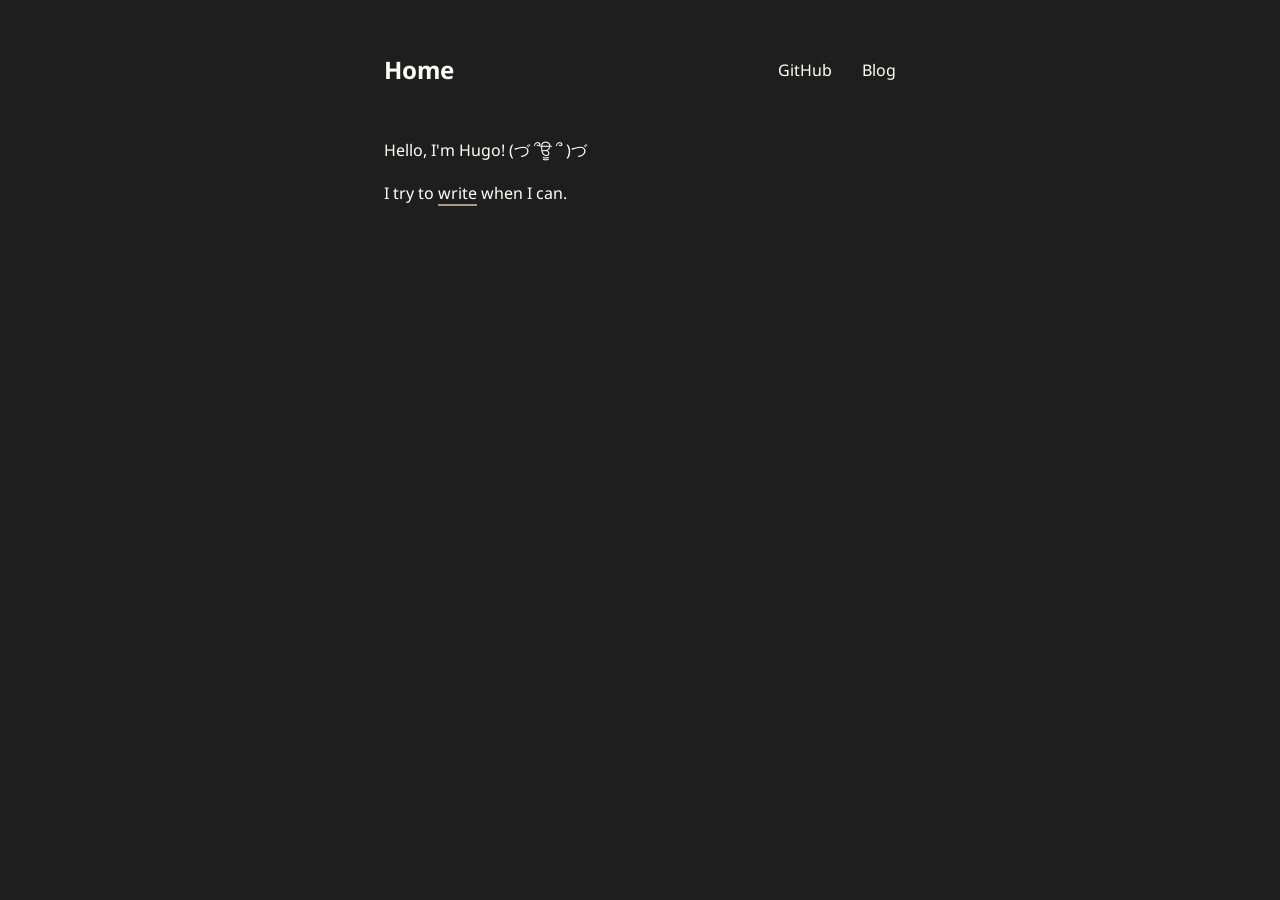
<file: index.html>
<!DOCTYPE html>
<html lang="en">

<head>
  <meta charset="utf-8">
  <title>Hugo Lee</title>
  <link rel="preconnect" href="https://fonts.googleapis.com">
  <!-- <link rel="preconnect" href="https://fonts.gstatic.com" crossorigin> -->
  <link href="https://fonts.googleapis.com/css2?family=Noto+Sans:ital,wght@0,100..900;1,100..900&display=swap"
    rel="stylesheet">
  <link rel="stylesheet" href="https://huwyle.github.io/me/style.css">
</head>

<body>
  <header>
    <h1><a href="https://huwyle.github.io/me">Home</a></h1>
    <nav>
      <a href="https://github.com/huwyle">GitHub</a>
      <a href="https://huwyle.github.io/me/blog">Blog</a>
    </nav>
  </header>

  <main>
    
<p>Hello, I'm Hugo! (づ ՞ਊ ՞ )づ</p>
<p>I try to <a href="https://huwyle.github.io/me/blog/">write</a> when I can.</p>


  </main>

  <footer>
  </footer>

  <script>
    document.addEventListener('DOMContentLoaded', () => {
      const container = document.getElementById('sidenotes');
      const markers = document.querySelectorAll('.sn-marker');
      console.log(markers);

      markers.forEach(marker => {
        const id = marker.dataset.snId;
        const text = marker.dataset.snText;
        console.log(marker.dataset);

        const sidenote = document.createElement('div');
        sidenote.className = 'sn-content';
        // sidenote.id = `sn-${id}`;
        sidenote.innerHTML = `<sup style="margin-right: 6px;">${id}.</sup>${text}`;

        marker.insertAdjacentElement('afterend', sidenote);
      });
    });
  </script>

  
</body>

</html>
</file>
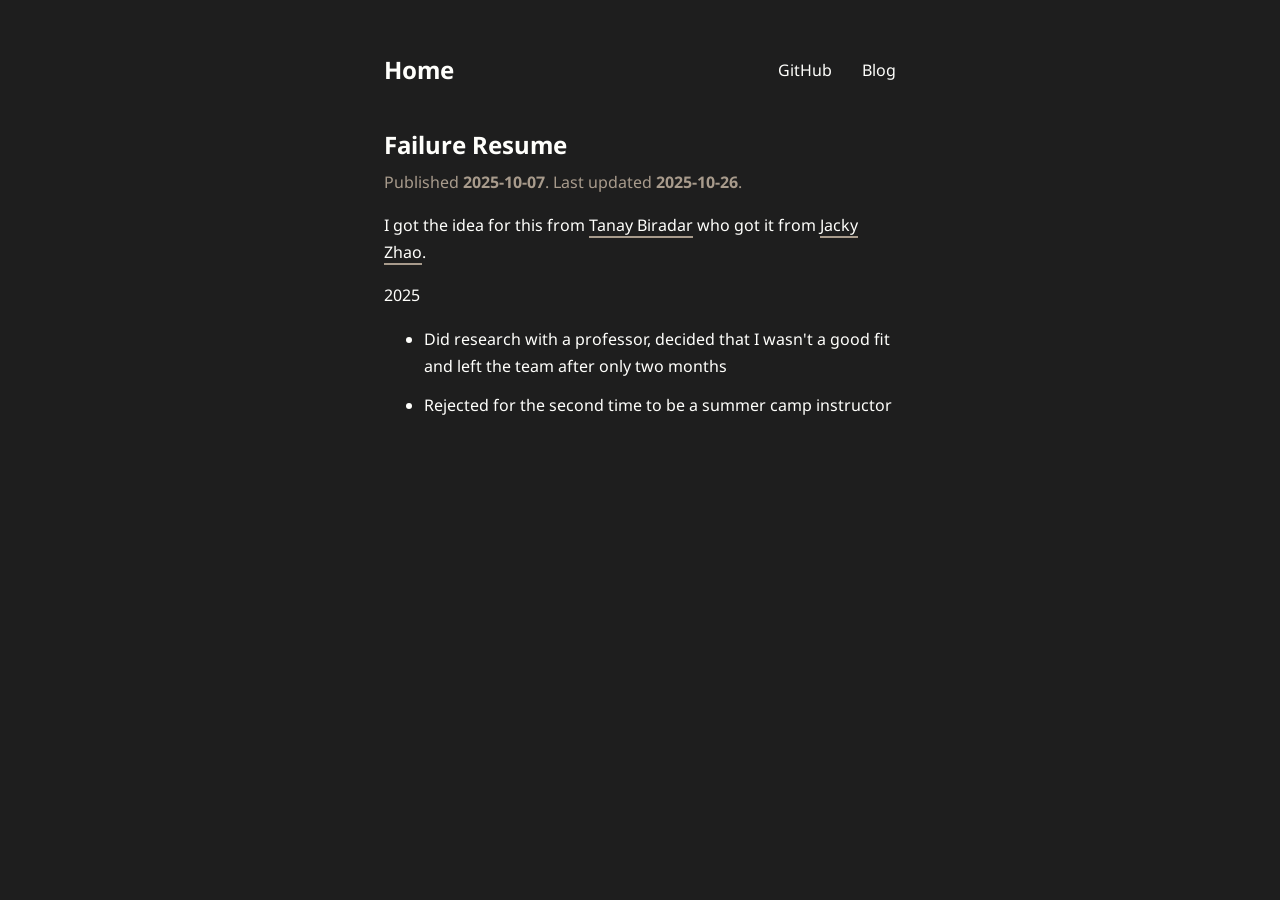
<file: failure-resume/index.html>
<!DOCTYPE html>
<html lang="en">

<head>
  <meta charset="utf-8">
  <title>Hugo Lee</title>
  <link rel="preconnect" href="https://fonts.googleapis.com">
  <!-- <link rel="preconnect" href="https://fonts.gstatic.com" crossorigin> -->
  <link href="https://fonts.googleapis.com/css2?family=Noto+Sans:ital,wght@0,100..900;1,100..900&display=swap"
    rel="stylesheet">
  <link rel="stylesheet" href="https://huwyle.github.io/me/style.css">
</head>

<body>
  <header>
    <h1><a href="https://huwyle.github.io/me">Home</a></h1>
    <nav>
      <a href="https://github.com/huwyle">GitHub</a>
      <a href="https://huwyle.github.io/me/blog">Blog</a>
    </nav>
  </header>

  <main>
    
<h1 class="title">
  Failure Resume
</h1>
<p class="subtitle">
  Published <strong>2025-10-07</strong>.
  Last updated <strong>2025-10-26</strong>.
</p>
<p>I got the idea for this from <a rel="external" href="https://tanaybiradar.com/blog/failure-resume/">Tanay Biradar</a> who got it from <a rel="external" href="https://jzhao.xyz/posts/a-failure-resume">Jacky Zhao</a>.</p>
<p>2025</p>
<ul>
<li>Did research with a professor, decided that I wasn't a good fit and left the team after only two months</li>
<li>Rejected for the second time to be a summer camp instructor</li>
</ul>


  </main>

  <footer>
  </footer>

  <script>
    document.addEventListener('DOMContentLoaded', () => {
      const container = document.getElementById('sidenotes');
      const markers = document.querySelectorAll('.sn-marker');
      console.log(markers);

      markers.forEach(marker => {
        const id = marker.dataset.snId;
        const text = marker.dataset.snText;
        console.log(marker.dataset);

        const sidenote = document.createElement('div');
        sidenote.className = 'sn-content';
        // sidenote.id = `sn-${id}`;
        sidenote.innerHTML = `<sup style="margin-right: 6px;">${id}.</sup>${text}`;

        marker.insertAdjacentElement('afterend', sidenote);
      });
    });
  </script>

  
</body>

</html>
</file>
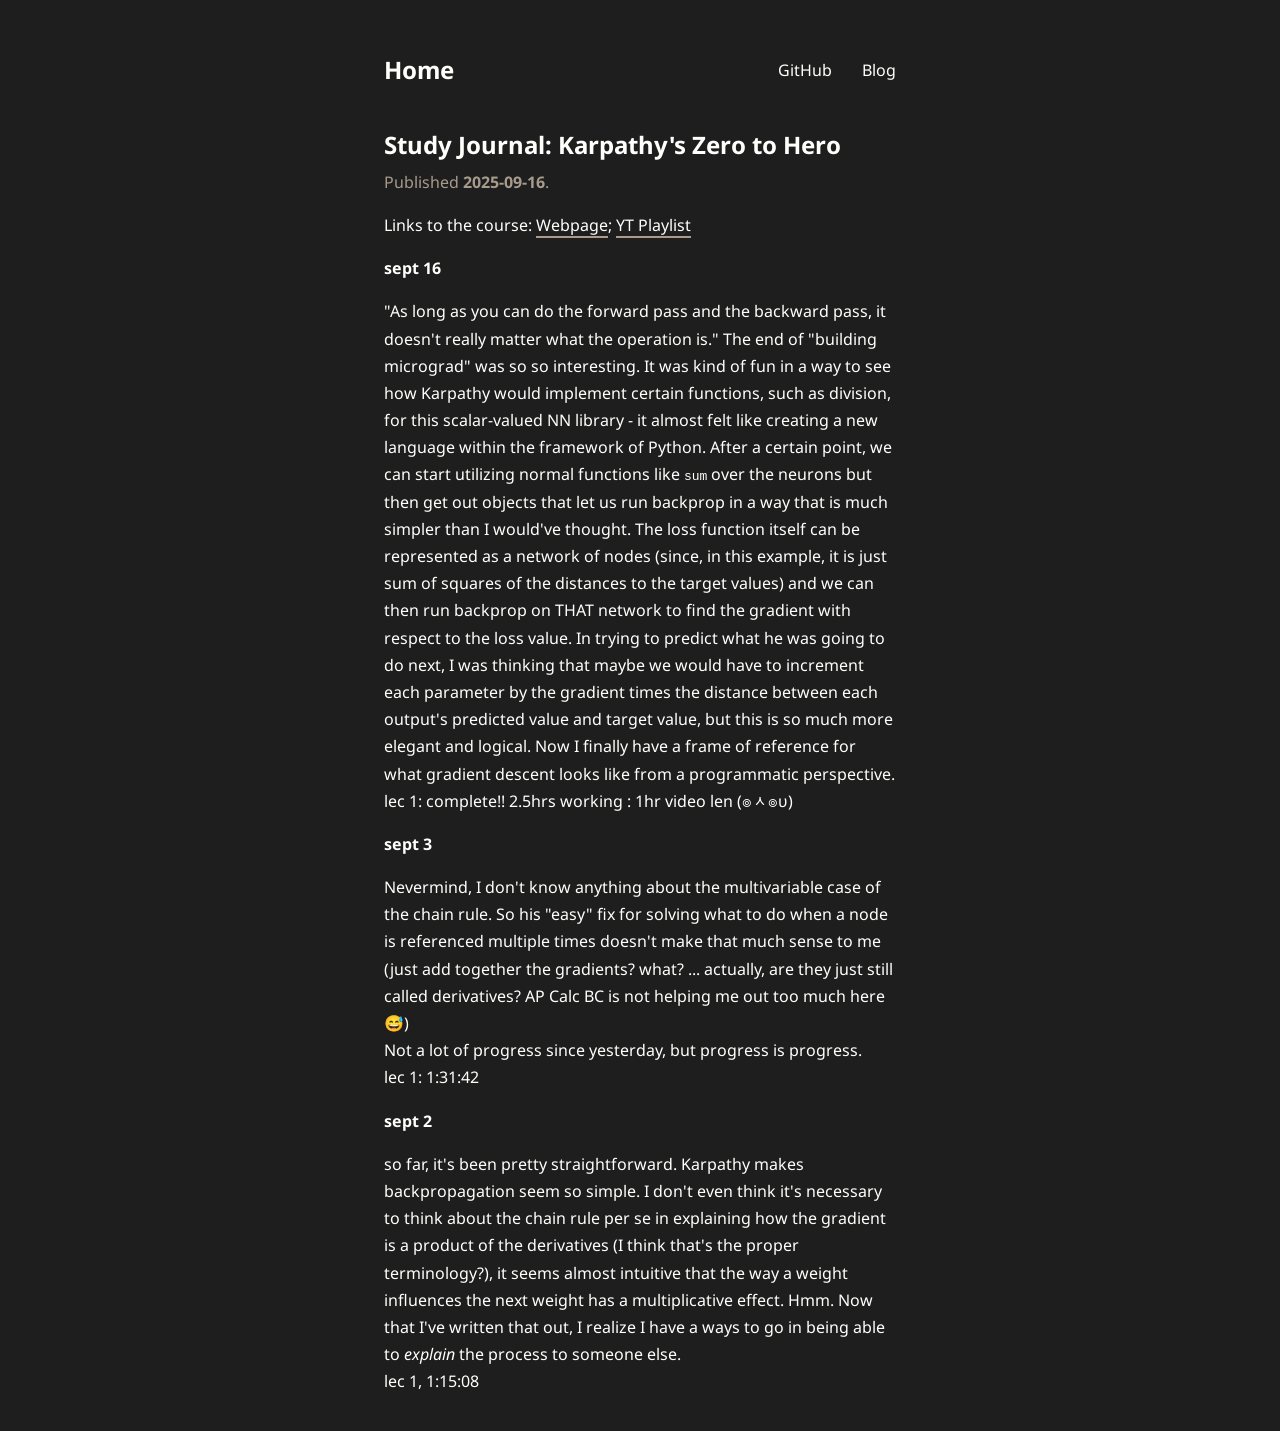
<file: blog/karpathy-zero-to-hero/index.html>
<!DOCTYPE html>
<html lang="en">

<head>
  <meta charset="utf-8">
  <title>Hugo Lee</title>
  <link rel="preconnect" href="https://fonts.googleapis.com">
  <!-- <link rel="preconnect" href="https://fonts.gstatic.com" crossorigin> -->
  <link href="https://fonts.googleapis.com/css2?family=Noto+Sans:ital,wght@0,100..900;1,100..900&display=swap"
    rel="stylesheet">
  <link rel="stylesheet" href="https://huwyle.github.io/me/style.css">
</head>

<body>
  <header>
    <h1><a href="https://huwyle.github.io/me">Home</a></h1>
    <nav>
      <a href="https://github.com/huwyle">GitHub</a>
      <a href="https://huwyle.github.io/me/blog">Blog</a>
    </nav>
  </header>

  <main>
    
<h1 class="title">
  Study Journal: Karpathy&#39;s Zero to Hero
</h1>
<p class="subtitle">
  Published <strong>2025-09-16</strong>.
  
</p>
<p>Links to the course:
<a rel="external" href="https://karpathy.ai/zero-to-hero.html">Webpage</a>;
<a rel="external" href="https://www.youtube.com/playlist?list=PLAqhIrjkxbuWI23v9cThsA9GvCAUhRvKZ">YT Playlist</a></p>
<h3 id="sept-16">sept 16</h3>
<p>"As long as you can do the forward pass and the backward pass, it doesn't really matter what the operation is."
The end of "building micrograd" was so so interesting. It was kind of fun in a way to see how Karpathy would implement certain functions, such as division, for this scalar-valued NN library - it almost felt like creating a new language within the framework of Python. After a certain point, we can start utilizing normal functions like <code>sum</code> over the neurons but then get out objects that let us run backprop in a way that is much simpler than I would've thought. The loss function itself can be represented as a network of nodes (since, in this example, it is just sum of squares of the distances to the target values) and we can then run backprop on THAT network to find the gradient with respect to the loss value. In trying to predict what he was going to do next, I was thinking that maybe we would have to increment each parameter by the gradient times the distance between each output's predicted value and target value, but this is so much more elegant and logical. Now I finally have a frame of reference for what gradient descent looks like from a programmatic perspective. <br />
lec 1: complete!!
2.5hrs working : 1hr video len
(๏ᆺ๏υ)</p>
<h3 id="sept-3">sept 3</h3>
<p>Nevermind, I don't know anything about the multivariable case of the chain rule. So his "easy" fix for solving what to do when a node is referenced multiple times doesn't make that much sense to me (just add together the gradients? what? ... actually, are they just still called derivatives? AP Calc BC is not helping me out too much here 😅) <br />
Not a lot of progress since yesterday, but progress is progress. <br />
lec 1: 1:31:42</p>
<h3 id="sept-2">sept 2</h3>
<p>so far, it's been pretty straightforward. Karpathy makes backpropagation seem so simple. I don't even think it's necessary to think about the chain rule per se in explaining how the gradient is a product of the derivatives (I think that's the proper terminology?), it seems almost intuitive that the way a weight influences the next weight has a multiplicative effect. Hmm. Now that I've written that out, I realize I have a ways to go in being able to <em>explain</em> the process to someone else. <br />
lec 1, 1:15:08</p>


  </main>

  <footer>
  </footer>

  <script>
    document.addEventListener('DOMContentLoaded', () => {
      const container = document.getElementById('sidenotes');
      const markers = document.querySelectorAll('.sn-marker');
      console.log(markers);

      markers.forEach(marker => {
        const id = marker.dataset.snId;
        const text = marker.dataset.snText;
        console.log(marker.dataset);

        const sidenote = document.createElement('div');
        sidenote.className = 'sn-content';
        // sidenote.id = `sn-${id}`;
        sidenote.innerHTML = `<sup style="margin-right: 6px;">${id}.</sup>${text}`;

        marker.insertAdjacentElement('afterend', sidenote);
      });
    });
  </script>

  
</body>

</html>
</file>
